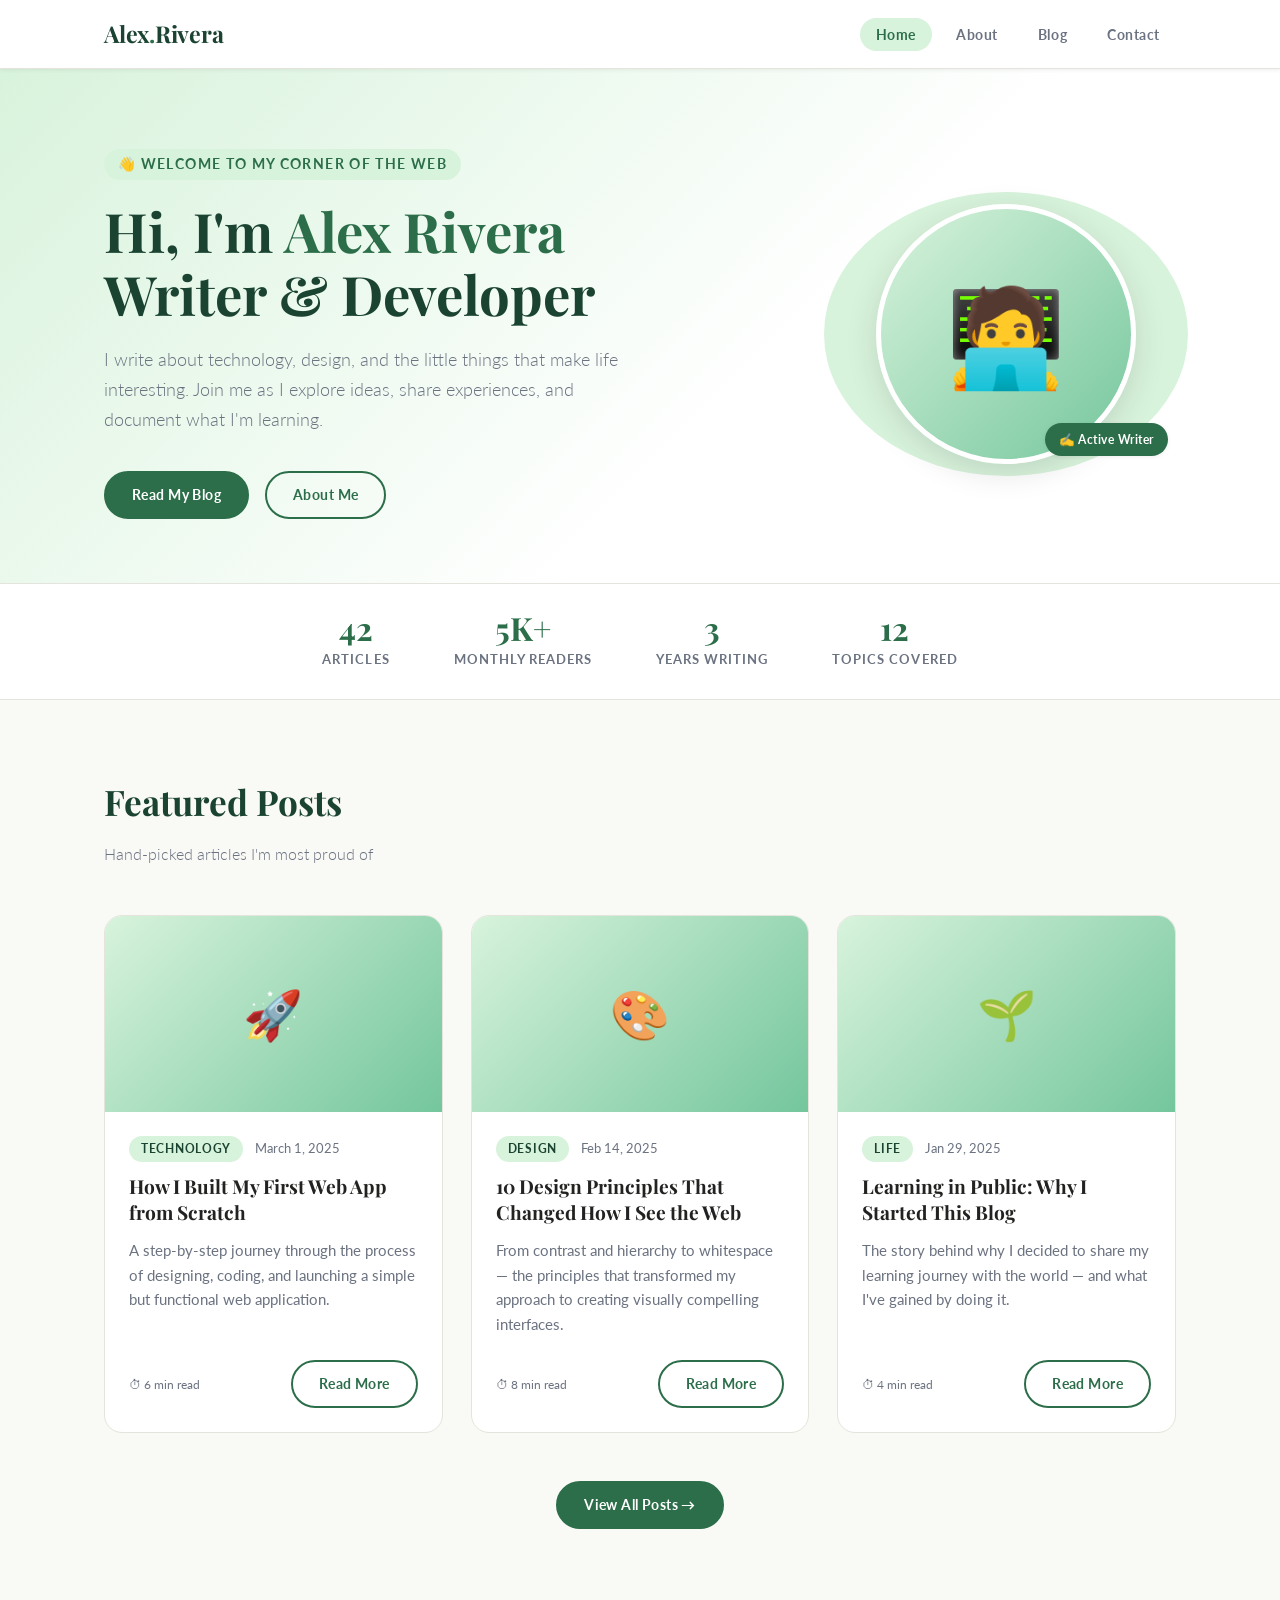
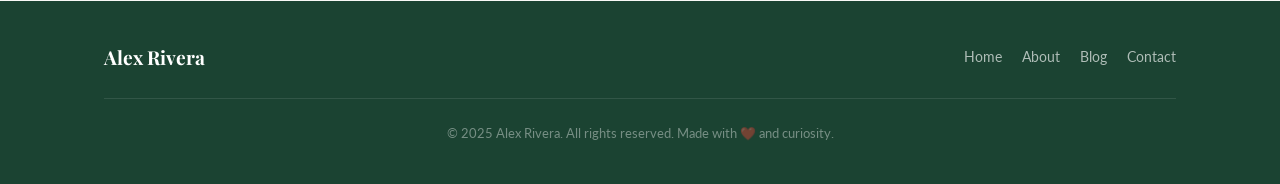
<file: index.html>
<!DOCTYPE html>
<html lang="en">
<head>
  <meta charset="UTF-8" />
  <meta name="viewport" content="width=device-width, initial-scale=1.0" />
  <title>Alex Rivera — Personal Blog</title>
  <link rel="stylesheet" href="css/style.css" />
</head>
<body>

  <!-- ===== HEADER / NAV ===== -->
  <header>
    <div class="container nav-inner">
      <a href="index.html" class="nav-logo">Alex<span>.</span>Rivera</a>
      <nav>
        <ul>
          <li><a href="index.html" class="active">Home</a></li>
          <li><a href="about.html">About</a></li>
          <li><a href="blog.html">Blog</a></li>
          <li><a href="contact.html">Contact</a></li>
        </ul>
      </nav>
    </div>
  </header>

  <!-- ===== HERO ===== -->
  <section class="hero">
    <div class="container hero-inner">
      <div class="hero-text">
        <span class="hero-greeting">👋 Welcome to my corner of the web</span>
        <h1 class="hero-title">
          Hi, I'm <span>Alex Rivera</span><br/>
          Writer & Developer
        </h1>
        <p class="hero-desc">
          I write about technology, design, and the little things that make life interesting.
          Join me as I explore ideas, share experiences, and document what I'm learning.
        </p>
        <div class="hero-cta">
          <a href="blog.html" class="btn btn-primary">Read My Blog</a>
          <a href="about.html" class="btn btn-outline">About Me</a>
        </div>
      </div>
      <div class="hero-image-wrap">
        <div class="hero-img" style="display:flex;align-items:center;justify-content:center;font-size:6rem;background:linear-gradient(135deg,#d8f3dc,#74c69d);">🧑‍💻</div>
        <span class="hero-badge">✍️ Active Writer</span>
      </div>
    </div>
  </section>

  <!-- ===== STATS BAR ===== -->
  <div class="stats-bar">
    <div class="container stats-inner">
      <div class="stat">
        <span class="stat-number">42</span>
        <span class="stat-label">Articles</span>
      </div>
      <div class="stat">
        <span class="stat-number">5K+</span>
        <span class="stat-label">Monthly Readers</span>
      </div>
      <div class="stat">
        <span class="stat-number">3</span>
        <span class="stat-label">Years Writing</span>
      </div>
      <div class="stat">
        <span class="stat-number">12</span>
        <span class="stat-label">Topics Covered</span>
      </div>
    </div>
  </div>

  <!-- ===== FEATURED POSTS ===== -->
  <section class="section">
    <div class="container">
      <h2 class="section-title">Featured Posts</h2>
      <p class="section-subtitle">Hand-picked articles I'm most proud of</p>

      <div class="posts-grid">

        <!-- Card 1 -->
        <article class="card">
          <div class="card-img">🚀</div>
          <div class="card-body">
            <div class="card-meta">
              <span class="tag">Technology</span>
              <time>March 1, 2025</time>
            </div>
            <a href="blog.html" class="card-title">How I Built My First Web App from Scratch</a>
            <p class="card-desc">A step-by-step journey through the process of designing, coding, and launching a simple but functional web application.</p>
          </div>
          <div class="card-footer">
            <span class="read-time">⏱ 6 min read</span>
            <a href="blog.html" class="btn btn-outline">Read More</a>
          </div>
        </article>

        <!-- Card 2 -->
        <article class="card">
          <div class="card-img">🎨</div>
          <div class="card-body">
            <div class="card-meta">
              <span class="tag">Design</span>
              <time>Feb 14, 2025</time>
            </div>
            <a href="blog.html" class="card-title">10 Design Principles That Changed How I See the Web</a>
            <p class="card-desc">From contrast and hierarchy to whitespace — the principles that transformed my approach to creating visually compelling interfaces.</p>
          </div>
          <div class="card-footer">
            <span class="read-time">⏱ 8 min read</span>
            <a href="blog.html" class="btn btn-outline">Read More</a>
          </div>
        </article>

        <!-- Card 3 -->
        <article class="card">
          <div class="card-img">🌱</div>
          <div class="card-body">
            <div class="card-meta">
              <span class="tag">Life</span>
              <time>Jan 29, 2025</time>
            </div>
            <a href="blog.html" class="card-title">Learning in Public: Why I Started This Blog</a>
            <p class="card-desc">The story behind why I decided to share my learning journey with the world — and what I've gained by doing it.</p>
          </div>
          <div class="card-footer">
            <span class="read-time">⏱ 4 min read</span>
            <a href="blog.html" class="btn btn-outline">Read More</a>
          </div>
        </article>

      </div>

      <div style="text-align:center; margin-top:48px;">
        <a href="blog.html" class="btn btn-primary">View All Posts →</a>
      </div>
    </div>
  </section>

  <!-- ===== FOOTER ===== -->
  <footer>
    <div class="container footer-inner">
      <span class="footer-logo">Alex Rivera</span>
      <div class="footer-links">
        <a href="index.html">Home</a>
        <a href="about.html">About</a>
        <a href="blog.html">Blog</a>
        <a href="contact.html">Contact</a>
      </div>
    </div>
    <div class="container">
      <p class="footer-copy">© 2025 Alex Rivera. All rights reserved. Made with ❤️ and curiosity.</p>
    </div>
  </footer>

</body>
</html>
</file>
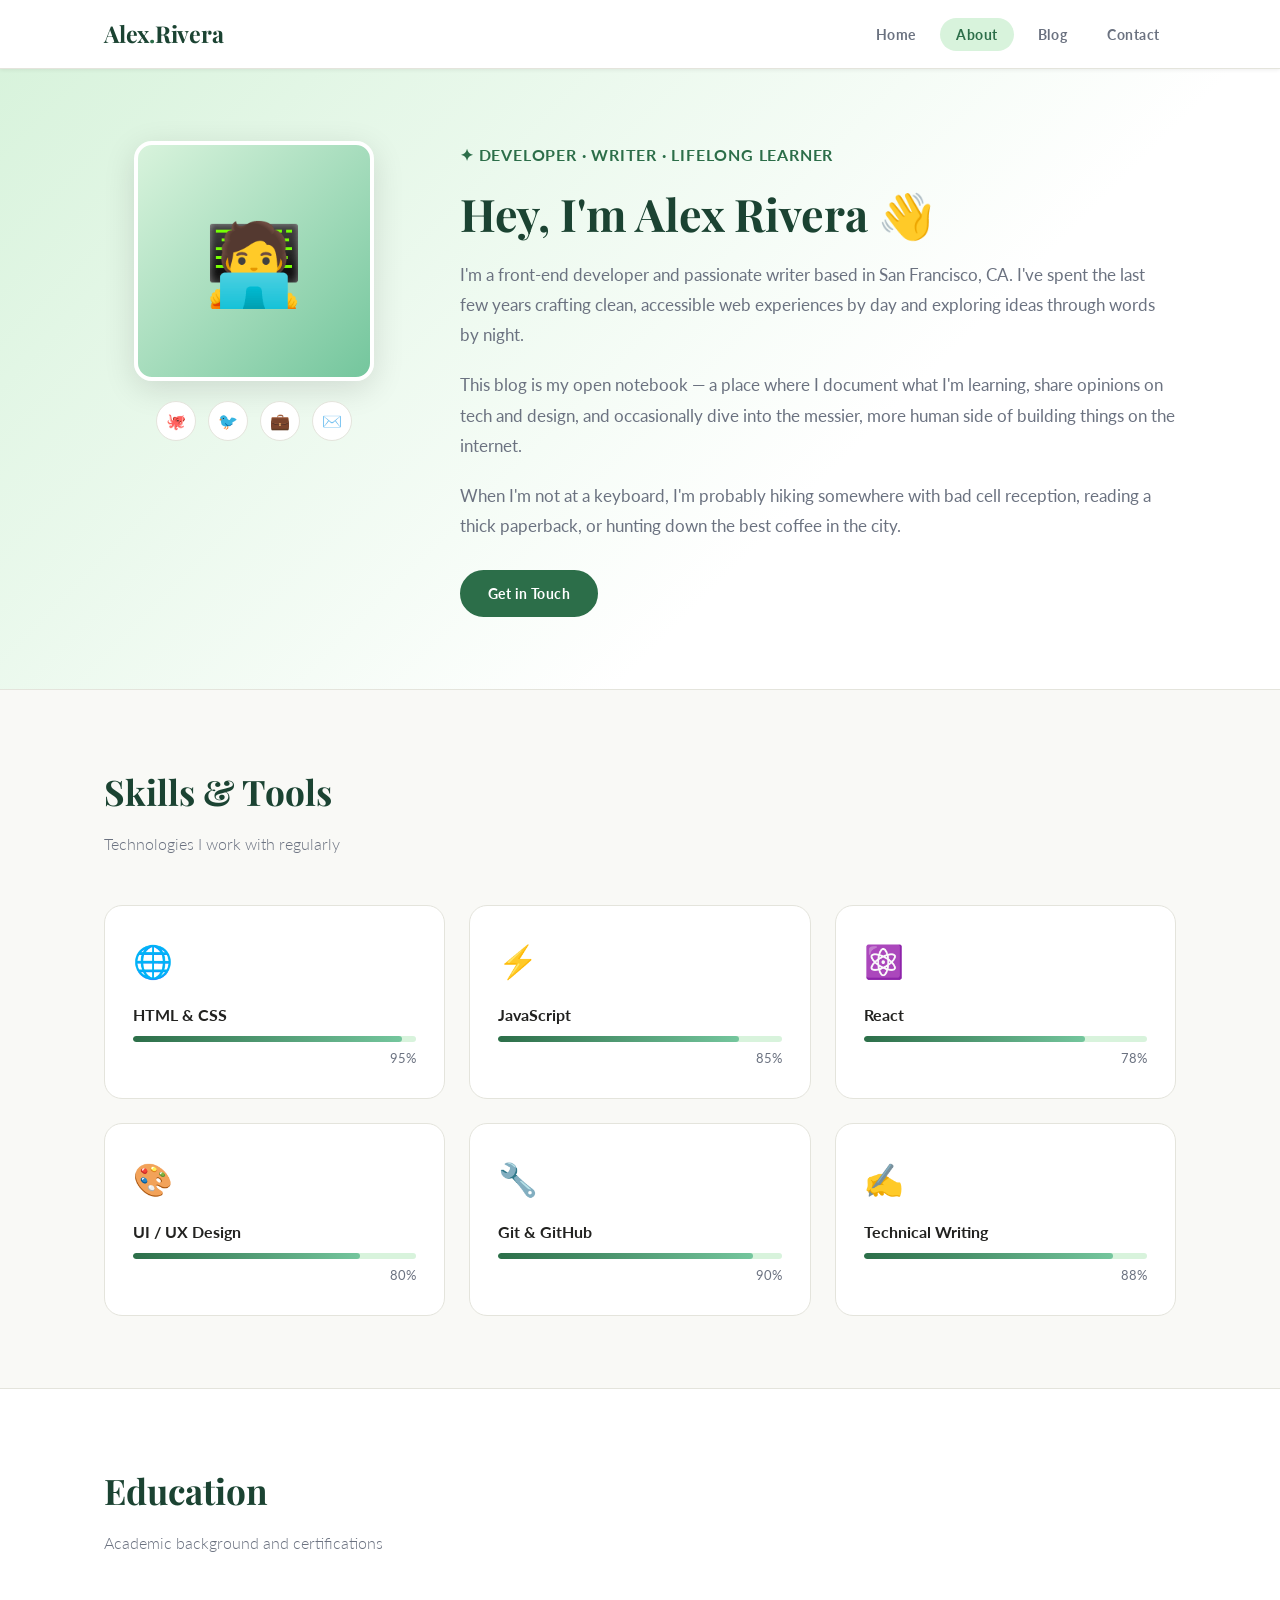
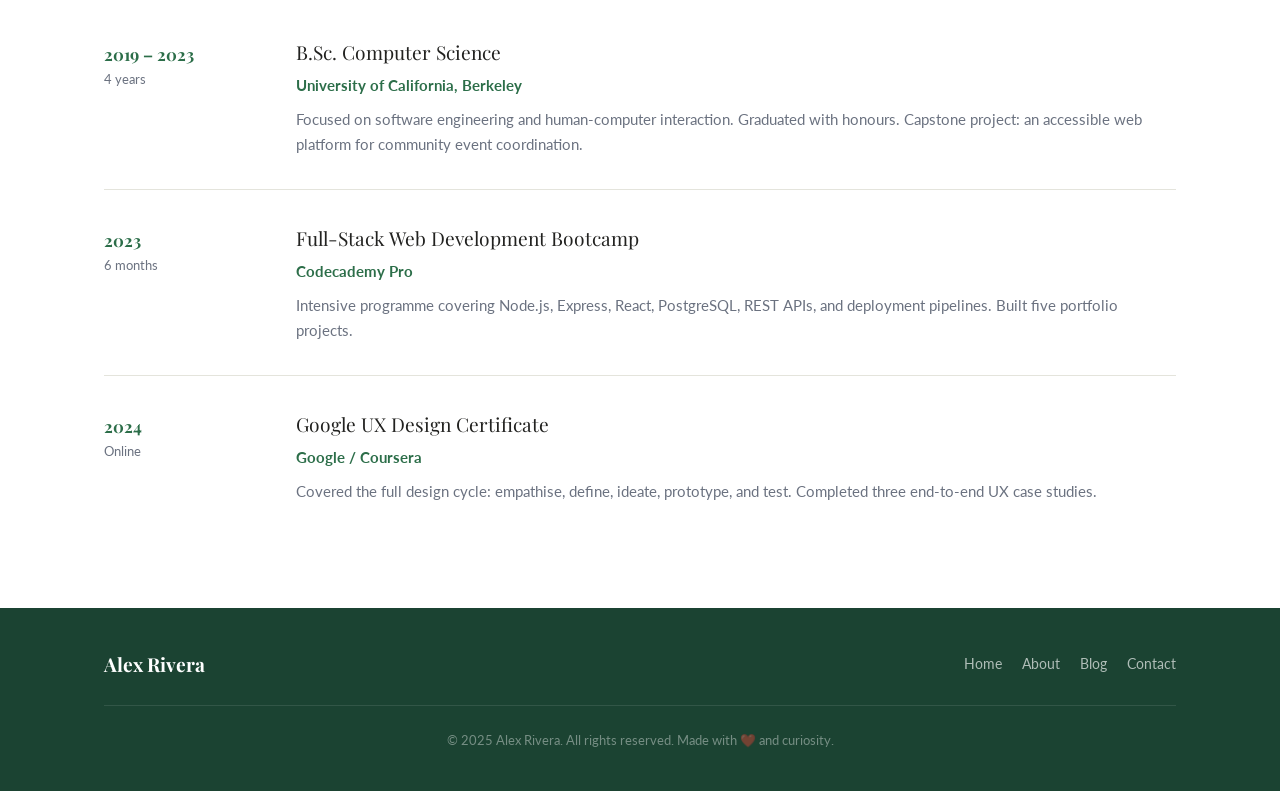
<file: about.html>
<!DOCTYPE html>
<html lang="en">
<head>
  <meta charset="UTF-8" />
  <meta name="viewport" content="width=device-width, initial-scale=1.0" />
  <title>About — Alex Rivera</title>
  <link rel="stylesheet" href="css/style.css" />
</head>
<body>

  <!-- ===== HEADER / NAV ===== -->
  <header>
    <div class="container nav-inner">
      <a href="index.html" class="nav-logo">Alex<span>.</span>Rivera</a>
      <nav>
        <ul>
          <li><a href="index.html">Home</a></li>
          <li><a href="about.html" class="active">About</a></li>
          <li><a href="blog.html">Blog</a></li>
          <li><a href="contact.html">Contact</a></li>
        </ul>
      </nav>
    </div>
  </header>

  <!-- ===== ABOUT HERO ===== -->
  <section class="about-hero">
    <div class="container about-hero-inner">

      <div class="about-photo-wrap">
        <div class="about-img">🧑‍💻</div>
        <div class="about-social">
          <a href="#" class="social-btn" title="GitHub">🐙</a>
          <a href="#" class="social-btn" title="Twitter">🐦</a>
          <a href="#" class="social-btn" title="LinkedIn">💼</a>
          <a href="#" class="social-btn" title="Email">✉️</a>
        </div>
      </div>

      <div class="about-content">
        <p class="about-tagline">✦ DEVELOPER · WRITER · LIFELONG LEARNER</p>
        <h1 class="about-name">Hey, I'm Alex Rivera 👋</h1>
        <p class="about-bio">
          I'm a front-end developer and passionate writer based in San Francisco, CA.
          I've spent the last few years crafting clean, accessible web experiences by day
          and exploring ideas through words by night.
        </p>
        <p class="about-bio">
          This blog is my open notebook — a place where I document what I'm learning,
          share opinions on tech and design, and occasionally dive into the
          messier, more human side of building things on the internet.
        </p>
        <p class="about-bio">
          When I'm not at a keyboard, I'm probably hiking somewhere with bad cell reception,
          reading a thick paperback, or hunting down the best coffee in the city.
        </p>
        <div style="margin-top:8px;">
          <a href="contact.html" class="btn btn-primary">Get in Touch</a>
        </div>
      </div>

    </div>
  </section>

  <!-- ===== SKILLS ===== -->
  <section class="section" style="background:var(--bg);">
    <div class="container">
      <h2 class="section-title">Skills & Tools</h2>
      <p class="section-subtitle">Technologies I work with regularly</p>

      <div class="skills-grid">

        <div class="skill-card">
          <div class="skill-icon">🌐</div>
          <div class="skill-name">HTML &amp; CSS</div>
          <div class="skill-bar-wrap"><div class="skill-bar" style="width:95%"></div></div>
          <div class="skill-pct">95%</div>
        </div>

        <div class="skill-card">
          <div class="skill-icon">⚡</div>
          <div class="skill-name">JavaScript</div>
          <div class="skill-bar-wrap"><div class="skill-bar" style="width:85%"></div></div>
          <div class="skill-pct">85%</div>
        </div>

        <div class="skill-card">
          <div class="skill-icon">⚛️</div>
          <div class="skill-name">React</div>
          <div class="skill-bar-wrap"><div class="skill-bar" style="width:78%"></div></div>
          <div class="skill-pct">78%</div>
        </div>

        <div class="skill-card">
          <div class="skill-icon">🎨</div>
          <div class="skill-name">UI / UX Design</div>
          <div class="skill-bar-wrap"><div class="skill-bar" style="width:80%"></div></div>
          <div class="skill-pct">80%</div>
        </div>

        <div class="skill-card">
          <div class="skill-icon">🔧</div>
          <div class="skill-name">Git &amp; GitHub</div>
          <div class="skill-bar-wrap"><div class="skill-bar" style="width:90%"></div></div>
          <div class="skill-pct">90%</div>
        </div>

        <div class="skill-card">
          <div class="skill-icon">✍️</div>
          <div class="skill-name">Technical Writing</div>
          <div class="skill-bar-wrap"><div class="skill-bar" style="width:88%"></div></div>
          <div class="skill-pct">88%</div>
        </div>

      </div>
    </div>
  </section>

  <!-- ===== EDUCATION ===== -->
  <section class="section" style="background:var(--surface); border-top:1px solid var(--border);">
    <div class="container">
      <h2 class="section-title">Education</h2>
      <p class="section-subtitle">Academic background and certifications</p>

      <div class="timeline">

        <div class="timeline-item">
          <div>
            <div class="timeline-year">2019 – 2023</div>
            <div class="timeline-period">4 years</div>
          </div>
          <div>
            <div class="timeline-degree">B.Sc. Computer Science</div>
            <div class="timeline-school">University of California, Berkeley</div>
            <p class="timeline-desc">
              Focused on software engineering and human-computer interaction. 
              Graduated with honours. Capstone project: an accessible web platform
              for community event coordination.
            </p>
          </div>
        </div>

        <div class="timeline-item">
          <div>
            <div class="timeline-year">2023</div>
            <div class="timeline-period">6 months</div>
          </div>
          <div>
            <div class="timeline-degree">Full-Stack Web Development Bootcamp</div>
            <div class="timeline-school">Codecademy Pro</div>
            <p class="timeline-desc">
              Intensive programme covering Node.js, Express, React, PostgreSQL,
              REST APIs, and deployment pipelines. Built five portfolio projects.
            </p>
          </div>
        </div>

        <div class="timeline-item">
          <div>
            <div class="timeline-year">2024</div>
            <div class="timeline-period">Online</div>
          </div>
          <div>
            <div class="timeline-degree">Google UX Design Certificate</div>
            <div class="timeline-school">Google / Coursera</div>
            <p class="timeline-desc">
              Covered the full design cycle: empathise, define, ideate, prototype,
              and test. Completed three end-to-end UX case studies.
            </p>
          </div>
        </div>

      </div>
    </div>
  </section>

  <!-- ===== FOOTER ===== -->
  <footer>
    <div class="container footer-inner">
      <span class="footer-logo">Alex Rivera</span>
      <div class="footer-links">
        <a href="index.html">Home</a>
        <a href="about.html">About</a>
        <a href="blog.html">Blog</a>
        <a href="contact.html">Contact</a>
      </div>
    </div>
    <div class="container">
      <p class="footer-copy">© 2025 Alex Rivera. All rights reserved. Made with ❤️ and curiosity.</p>
    </div>
  </footer>

</body>
</html>
</file>
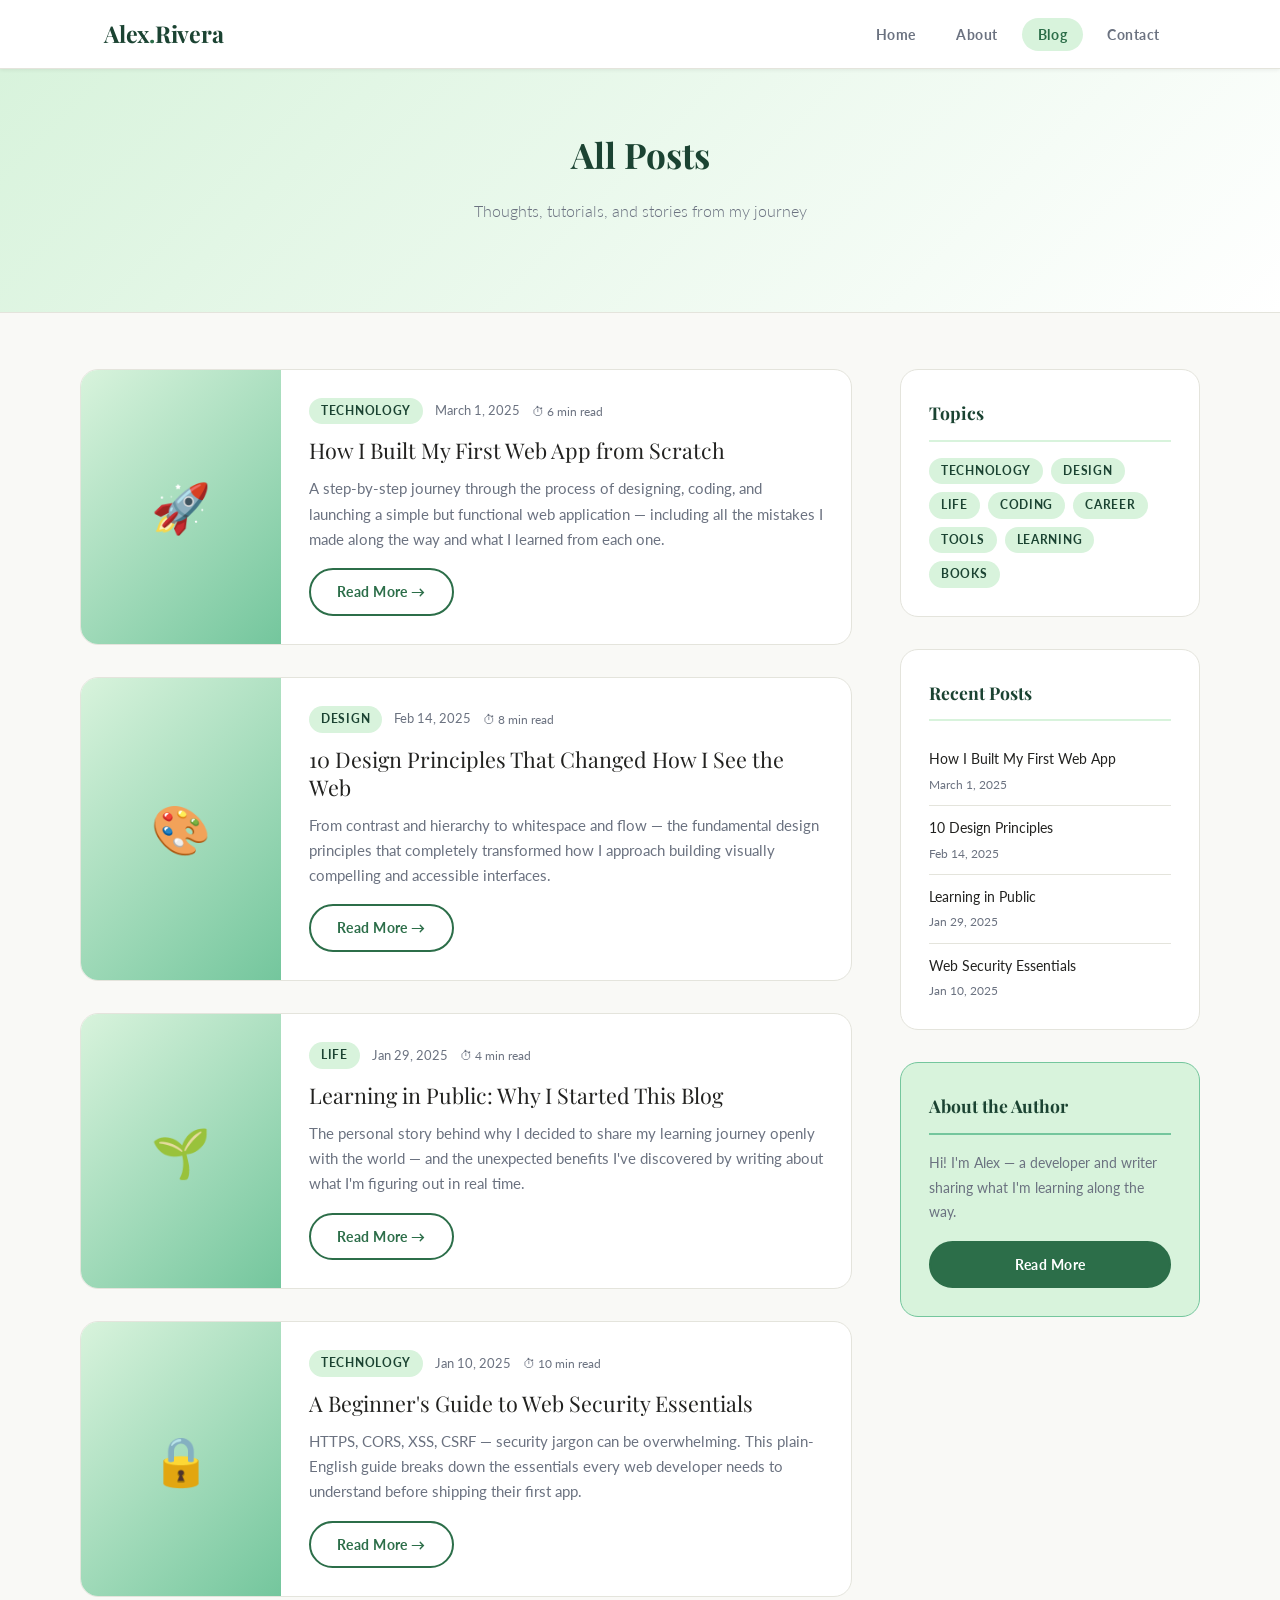
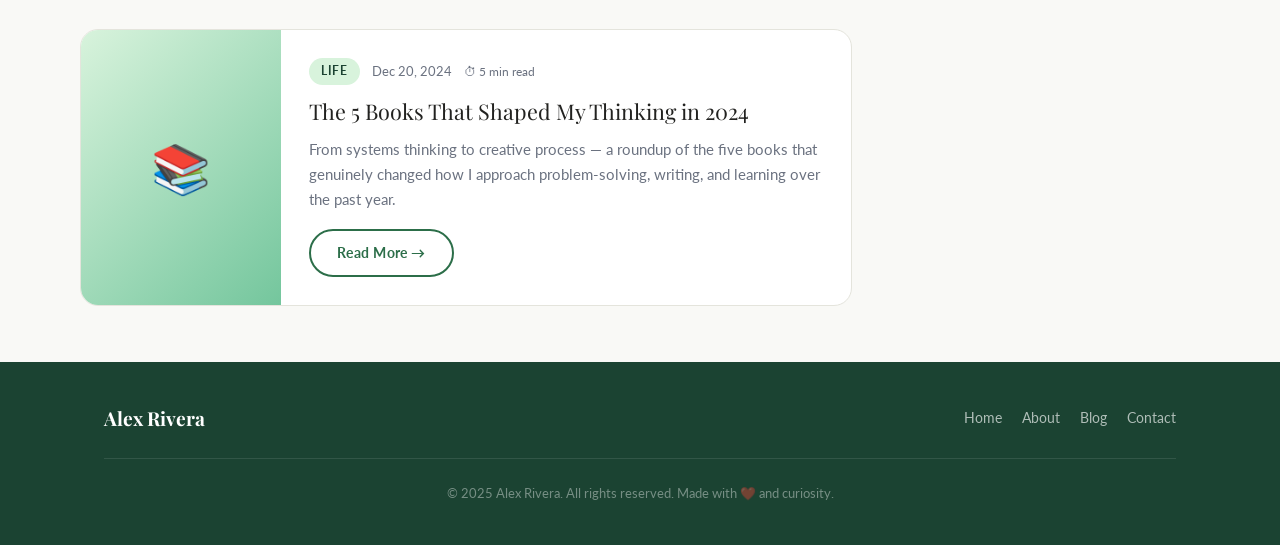
<file: blog.html>
<!DOCTYPE html>
<html lang="en">
<head>
  <meta charset="UTF-8" />
  <meta name="viewport" content="width=device-width, initial-scale=1.0" />
  <title>Blog — Alex Rivera</title>
  <link rel="stylesheet" href="css/style.css" />
</head>
<body>

  <!-- ===== HEADER / NAV ===== -->
  <header>
    <div class="container nav-inner">
      <a href="index.html" class="nav-logo">Alex<span>.</span>Rivera</a>
      <nav>
        <ul>
          <li><a href="index.html">Home</a></li>
          <li><a href="about.html">About</a></li>
          <li><a href="blog.html" class="active">Blog</a></li>
          <li><a href="contact.html">Contact</a></li>
        </ul>
      </nav>
    </div>
  </header>

  <!-- ===== BLOG HERO ===== -->
  <section class="blog-hero">
    <div class="container">
      <h1 class="section-title">All Posts</h1>
      <p class="section-subtitle">Thoughts, tutorials, and stories from my journey</p>
    </div>
  </section>

  <!-- ===== BLOG LAYOUT ===== -->
  <div class="container blog-layout">

    <!-- Posts -->
    <main class="blog-posts">

      <!-- Post 1 -->
      <article class="post-card">
        <div class="post-card-img">🚀</div>
        <div class="post-card-body">
          <div class="post-card-meta">
            <span class="tag">Technology</span>
            <time style="font-size:.8rem;color:var(--text-muted);">March 1, 2025</time>
            <span style="font-size:.78rem;color:var(--text-muted);">⏱ 6 min read</span>
          </div>
          <a href="#" class="post-card-title">How I Built My First Web App from Scratch</a>
          <p class="post-card-desc">
            A step-by-step journey through the process of designing, coding, and
            launching a simple but functional web application — including all the
            mistakes I made along the way and what I learned from each one.
          </p>
          <div class="post-card-footer">
            <a href="#" class="btn btn-outline">Read More →</a>
          </div>
        </div>
      </article>

      <!-- Post 2 -->
      <article class="post-card">
        <div class="post-card-img">🎨</div>
        <div class="post-card-body">
          <div class="post-card-meta">
            <span class="tag">Design</span>
            <time style="font-size:.8rem;color:var(--text-muted);">Feb 14, 2025</time>
            <span style="font-size:.78rem;color:var(--text-muted);">⏱ 8 min read</span>
          </div>
          <a href="#" class="post-card-title">10 Design Principles That Changed How I See the Web</a>
          <p class="post-card-desc">
            From contrast and hierarchy to whitespace and flow — the fundamental
            design principles that completely transformed how I approach building
            visually compelling and accessible interfaces.
          </p>
          <div class="post-card-footer">
            <a href="#" class="btn btn-outline">Read More →</a>
          </div>
        </div>
      </article>

      <!-- Post 3 -->
      <article class="post-card">
        <div class="post-card-img">🌱</div>
        <div class="post-card-body">
          <div class="post-card-meta">
            <span class="tag">Life</span>
            <time style="font-size:.8rem;color:var(--text-muted);">Jan 29, 2025</time>
            <span style="font-size:.78rem;color:var(--text-muted);">⏱ 4 min read</span>
          </div>
          <a href="#" class="post-card-title">Learning in Public: Why I Started This Blog</a>
          <p class="post-card-desc">
            The personal story behind why I decided to share my learning journey
            openly with the world — and the unexpected benefits I've discovered
            by writing about what I'm figuring out in real time.
          </p>
          <div class="post-card-footer">
            <a href="#" class="btn btn-outline">Read More →</a>
          </div>
        </div>
      </article>

      <!-- Post 4 -->
      <article class="post-card">
        <div class="post-card-img">🔒</div>
        <div class="post-card-body">
          <div class="post-card-meta">
            <span class="tag">Technology</span>
            <time style="font-size:.8rem;color:var(--text-muted);">Jan 10, 2025</time>
            <span style="font-size:.78rem;color:var(--text-muted);">⏱ 10 min read</span>
          </div>
          <a href="#" class="post-card-title">A Beginner's Guide to Web Security Essentials</a>
          <p class="post-card-desc">
            HTTPS, CORS, XSS, CSRF — security jargon can be overwhelming. This
            plain-English guide breaks down the essentials every web developer
            needs to understand before shipping their first app.
          </p>
          <div class="post-card-footer">
            <a href="#" class="btn btn-outline">Read More →</a>
          </div>
        </div>
      </article>

      <!-- Post 5 -->
      <article class="post-card">
        <div class="post-card-img">📚</div>
        <div class="post-card-body">
          <div class="post-card-meta">
            <span class="tag">Life</span>
            <time style="font-size:.8rem;color:var(--text-muted);">Dec 20, 2024</time>
            <span style="font-size:.78rem;color:var(--text-muted);">⏱ 5 min read</span>
          </div>
          <a href="#" class="post-card-title">The 5 Books That Shaped My Thinking in 2024</a>
          <p class="post-card-desc">
            From systems thinking to creative process — a roundup of the five
            books that genuinely changed how I approach problem-solving, writing,
            and learning over the past year.
          </p>
          <div class="post-card-footer">
            <a href="#" class="btn btn-outline">Read More →</a>
          </div>
        </div>
      </article>

    </main>

    <!-- Sidebar -->
    <aside class="sidebar">

      <div class="sidebar-widget">
        <h3 class="widget-title">Topics</h3>
        <div class="widget-tags">
          <span class="tag">Technology</span>
          <span class="tag">Design</span>
          <span class="tag">Life</span>
          <span class="tag">Coding</span>
          <span class="tag">Career</span>
          <span class="tag">Tools</span>
          <span class="tag">Learning</span>
          <span class="tag">Books</span>
        </div>
      </div>

      <div class="sidebar-widget">
        <h3 class="widget-title">Recent Posts</h3>
        <ul class="widget-recent">
          <li>
            <a href="#">How I Built My First Web App</a>
            <div class="meta">March 1, 2025</div>
          </li>
          <li>
            <a href="#">10 Design Principles</a>
            <div class="meta">Feb 14, 2025</div>
          </li>
          <li>
            <a href="#">Learning in Public</a>
            <div class="meta">Jan 29, 2025</div>
          </li>
          <li>
            <a href="#">Web Security Essentials</a>
            <div class="meta">Jan 10, 2025</div>
          </li>
        </ul>
      </div>

      <div class="sidebar-widget" style="background:var(--accent-light); border-color:var(--accent);">
        <h3 class="widget-title" style="border-color:var(--accent);">About the Author</h3>
        <p style="font-size:.9rem; color:var(--text-muted); margin-bottom:16px;">
          Hi! I'm Alex — a developer and writer sharing what I'm learning along the way.
        </p>
        <a href="about.html" class="btn btn-primary" style="width:100%; text-align:center;">Read More</a>
      </div>

    </aside>
  </div>

  <!-- ===== FOOTER ===== -->
  <footer>
    <div class="container footer-inner">
      <span class="footer-logo">Alex Rivera</span>
      <div class="footer-links">
        <a href="index.html">Home</a>
        <a href="about.html">About</a>
        <a href="blog.html">Blog</a>
        <a href="contact.html">Contact</a>
      </div>
    </div>
    <div class="container">
      <p class="footer-copy">© 2025 Alex Rivera. All rights reserved. Made with ❤️ and curiosity.</p>
    </div>
  </footer>

</body>
</html>
</file>
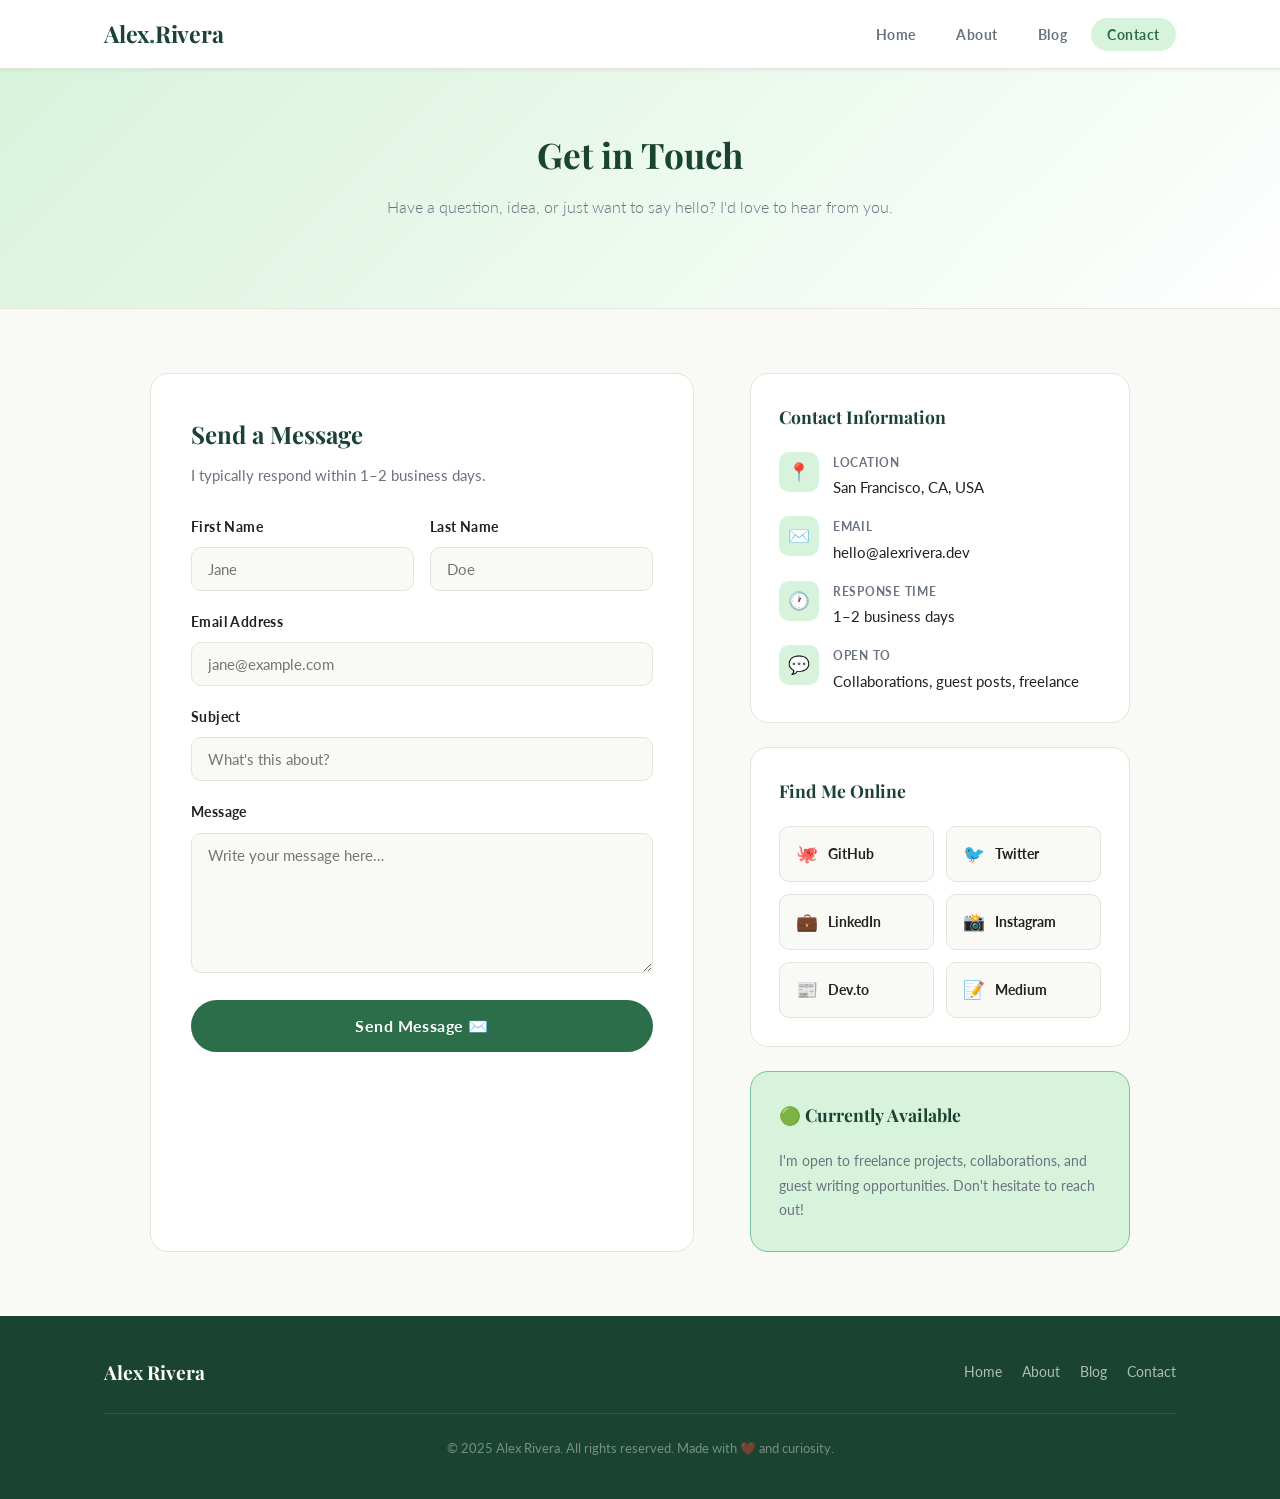
<file: contact.html>
<!DOCTYPE html>
<html lang="en">
<head>
  <meta charset="UTF-8" />
  <meta name="viewport" content="width=device-width, initial-scale=1.0" />
  <title>Contact — Alex Rivera</title>
  <link rel="stylesheet" href="css/style.css" />
</head>
<body>

  <!-- ===== HEADER / NAV ===== -->
  <header>
    <div class="container nav-inner">
      <a href="index.html" class="nav-logo">Alex<span>.</span>Rivera</a>
      <nav>
        <ul>
          <li><a href="index.html">Home</a></li>
          <li><a href="about.html">About</a></li>
          <li><a href="blog.html">Blog</a></li>
          <li><a href="contact.html" class="active">Contact</a></li>
        </ul>
      </nav>
    </div>
  </header>

  <!-- ===== CONTACT HERO ===== -->
  <section class="contact-hero">
    <div class="container">
      <h1 class="section-title">Get in Touch</h1>
      <p class="section-subtitle">Have a question, idea, or just want to say hello? I'd love to hear from you.</p>
    </div>
  </section>

  <!-- ===== CONTACT LAYOUT ===== -->
  <div class="container contact-layout">

    <!-- Contact Form -->
    <div class="form-card">
      <h2 class="form-title">Send a Message</h2>
      <p class="form-subtitle">I typically respond within 1–2 business days.</p>

      <div class="form-row">
        <div class="form-group">
          <label class="form-label" for="first-name">First Name</label>
          <input class="form-input" type="text" id="first-name" placeholder="Jane" />
        </div>
        <div class="form-group">
          <label class="form-label" for="last-name">Last Name</label>
          <input class="form-input" type="text" id="last-name" placeholder="Doe" />
        </div>
      </div>

      <div class="form-group">
        <label class="form-label" for="email">Email Address</label>
        <input class="form-input" type="email" id="email" placeholder="jane@example.com" />
      </div>

      <div class="form-group">
        <label class="form-label" for="subject">Subject</label>
        <input class="form-input" type="text" id="subject" placeholder="What's this about?" />
      </div>

      <div class="form-group">
        <label class="form-label" for="message">Message</label>
        <textarea class="form-textarea" id="message" placeholder="Write your message here…"></textarea>
      </div>

      <button class="btn btn-primary" style="width:100%; font-size:1rem; padding:14px;">
        Send Message ✉️
      </button>
    </div>

    <!-- Contact Sidebar -->
    <aside class="contact-sidebar">

      <!-- Info card -->
      <div class="info-card">
        <h3 class="info-card-title">Contact Information</h3>

        <div class="info-item">
          <div class="info-icon">📍</div>
          <div>
            <div class="info-label">Location</div>
            <div class="info-value">San Francisco, CA, USA</div>
          </div>
        </div>

        <div class="info-item">
          <div class="info-icon">✉️</div>
          <div>
            <div class="info-label">Email</div>
            <div class="info-value">hello@alexrivera.dev</div>
          </div>
        </div>

        <div class="info-item">
          <div class="info-icon">🕐</div>
          <div>
            <div class="info-label">Response Time</div>
            <div class="info-value">1–2 business days</div>
          </div>
        </div>

        <div class="info-item">
          <div class="info-icon">💬</div>
          <div>
            <div class="info-label">Open To</div>
            <div class="info-value">Collaborations, guest posts, freelance</div>
          </div>
        </div>
      </div>

      <!-- Social links card -->
      <div class="info-card">
        <h3 class="info-card-title">Find Me Online</h3>
        <div class="social-grid">
          <a href="#" class="social-link">
            <span class="icon">🐙</span> GitHub
          </a>
          <a href="#" class="social-link">
            <span class="icon">🐦</span> Twitter
          </a>
          <a href="#" class="social-link">
            <span class="icon">💼</span> LinkedIn
          </a>
          <a href="#" class="social-link">
            <span class="icon">📸</span> Instagram
          </a>
          <a href="#" class="social-link">
            <span class="icon">📰</span> Dev.to
          </a>
          <a href="#" class="social-link">
            <span class="icon">📝</span> Medium
          </a>
        </div>
      </div>

      <!-- Availability card -->
      <div class="info-card" style="background:var(--accent-light); border-color:var(--accent);">
        <h3 class="info-card-title">🟢 Currently Available</h3>
        <p style="font-size:.9rem; color:var(--text-muted); line-height:1.7;">
          I'm open to freelance projects, collaborations,
          and guest writing opportunities. Don't hesitate to reach out!
        </p>
      </div>

    </aside>
  </div>

  <!-- ===== FOOTER ===== -->
  <footer>
    <div class="container footer-inner">
      <span class="footer-logo">Alex Rivera</span>
      <div class="footer-links">
        <a href="index.html">Home</a>
        <a href="about.html">About</a>
        <a href="blog.html">Blog</a>
        <a href="contact.html">Contact</a>
      </div>
    </div>
    <div class="container">
      <p class="footer-copy">© 2025 Alex Rivera. All rights reserved. Made with ❤️ and curiosity.</p>
    </div>
  </footer>

</body>
</html>
</file>
<file: css/style.css>
/* ============================================
   PERSONAL BLOG - STYLE.CSS
   ============================================ */

/* --- Google Fonts Import --- */
@import url('https://fonts.googleapis.com/css2?family=Playfair+Display:wght@400;600;700&family=Lato:wght@300;400;700&display=swap');

/* --- CSS Variables --- */
:root {
  --primary:       #2c6e49;
  --primary-dark:  #1b4332;
  --accent:        #74c69d;
  --accent-light:  #d8f3dc;
  --bg:            #f9f9f6;
  --surface:       #ffffff;
  --border:        #e4e4dc;
  --text:          #222220;
  --text-muted:    #6b7280;
  --shadow-sm:     0 1px 4px rgba(0,0,0,0.07);
  --shadow-md:     0 4px 16px rgba(0,0,0,0.10);
  --shadow-lg:     0 8px 32px rgba(0,0,0,0.12);
  --radius:        10px;
  --radius-lg:     18px;
  --transition:    0.25s ease;
  --max-width:     1120px;
  --font-serif:    'Playfair Display', Georgia, serif;
  --font-sans:     'Lato', sans-serif;
}

/* --- Reset & Base --- */
*, *::before, *::after { box-sizing: border-box; margin: 0; padding: 0; }

html { scroll-behavior: smooth; }

body {
  font-family: var(--font-sans);
  background: var(--bg);
  color: var(--text);
  line-height: 1.7;
  font-size: 16px;
  min-height: 100vh;
  display: flex;
  flex-direction: column;
}

img { max-width: 100%; display: block; }
a  { color: var(--primary); text-decoration: none; transition: color var(--transition); }
a:hover { color: var(--primary-dark); }
ul { list-style: none; }

/* --- Utility --- */
.container {
  max-width: var(--max-width);
  margin: 0 auto;
  padding: 0 24px;
}
.section { padding: 72px 0; }
.section-title {
  font-family: var(--font-serif);
  font-size: clamp(1.6rem, 3vw, 2.2rem);
  color: var(--primary-dark);
  margin-bottom: 8px;
}
.section-subtitle {
  color: var(--text-muted);
  font-size: 1rem;
  margin-bottom: 48px;
  font-weight: 300;
}
.btn {
  display: inline-block;
  padding: 10px 26px;
  border-radius: 50px;
  font-family: var(--font-sans);
  font-weight: 700;
  font-size: 0.875rem;
  letter-spacing: 0.03em;
  cursor: pointer;
  transition: all var(--transition);
}
.btn-primary {
  background: var(--primary);
  color: #fff;
  border: 2px solid var(--primary);
}
.btn-primary:hover {
  background: var(--primary-dark);
  border-color: var(--primary-dark);
  color: #fff;
  transform: translateY(-2px);
  box-shadow: var(--shadow-md);
}
.btn-outline {
  background: transparent;
  color: var(--primary);
  border: 2px solid var(--primary);
}
.btn-outline:hover {
  background: var(--primary);
  color: #fff;
  transform: translateY(-2px);
  box-shadow: var(--shadow-md);
}
.tag {
  display: inline-block;
  background: var(--accent-light);
  color: var(--primary-dark);
  font-size: 0.75rem;
  font-weight: 700;
  letter-spacing: 0.06em;
  text-transform: uppercase;
  padding: 3px 12px;
  border-radius: 50px;
}

/* ============================================
   HEADER & NAVIGATION
   ============================================ */
header {
  background: var(--surface);
  border-bottom: 1px solid var(--border);
  position: sticky;
  top: 0;
  z-index: 100;
  box-shadow: var(--shadow-sm);
}
.nav-inner {
  display: flex;
  align-items: center;
  justify-content: space-between;
  height: 68px;
}
.nav-logo {
  font-family: var(--font-serif);
  font-size: 1.45rem;
  font-weight: 700;
  color: var(--primary-dark);
  letter-spacing: -0.01em;
}
.nav-logo span { color: var(--primary); }
.nav-logo:hover { color: var(--primary-dark); }

nav ul {
  display: flex;
  gap: 8px;
}
nav ul li a {
  font-weight: 700;
  font-size: 0.875rem;
  letter-spacing: 0.04em;
  color: var(--text-muted);
  padding: 8px 16px;
  border-radius: 50px;
  transition: all var(--transition);
}
nav ul li a:hover,
nav ul li a.active {
  color: var(--primary);
  background: var(--accent-light);
}

/* ============================================
   FOOTER
   ============================================ */
footer {
  background: var(--primary-dark);
  color: rgba(255,255,255,0.75);
  padding: 40px 0;
  margin-top: auto;
}
.footer-inner {
  display: flex;
  justify-content: space-between;
  align-items: center;
  flex-wrap: wrap;
  gap: 16px;
}
.footer-logo {
  font-family: var(--font-serif);
  font-size: 1.2rem;
  font-weight: 700;
  color: #fff;
}
.footer-links {
  display: flex;
  gap: 20px;
}
.footer-links a {
  color: rgba(255,255,255,0.65);
  font-size: 0.875rem;
  transition: color var(--transition);
}
.footer-links a:hover { color: var(--accent); }
.footer-copy {
  width: 100%;
  text-align: center;
  margin-top: 24px;
  font-size: 0.8rem;
  color: rgba(255,255,255,0.4);
  border-top: 1px solid rgba(255,255,255,0.1);
  padding-top: 24px;
}

/* ============================================
   HOME PAGE
   ============================================ */

/* Hero */
.hero {
  background: linear-gradient(135deg, var(--accent-light) 0%, #fff 60%);
  padding: 80px 0 64px;
  border-bottom: 1px solid var(--border);
}
.hero-inner {
  display: grid;
  grid-template-columns: 1fr 340px;
  gap: 56px;
  align-items: center;
}
.hero-greeting {
  display: inline-block;
  font-size: 0.85rem;
  font-weight: 700;
  letter-spacing: 0.1em;
  text-transform: uppercase;
  color: var(--primary);
  background: var(--accent-light);
  padding: 4px 14px;
  border-radius: 50px;
  margin-bottom: 20px;
}
.hero-title {
  font-family: var(--font-serif);
  font-size: clamp(2.2rem, 5vw, 3.4rem);
  color: var(--primary-dark);
  line-height: 1.15;
  margin-bottom: 20px;
}
.hero-title span { color: var(--primary); }
.hero-desc {
  font-size: 1.1rem;
  color: var(--text-muted);
  max-width: 520px;
  margin-bottom: 36px;
  font-weight: 300;
}
.hero-cta { display: flex; gap: 16px; flex-wrap: wrap; }
.hero-image-wrap {
  position: relative;
  display: flex;
  justify-content: center;
}
.hero-image-wrap::before {
  content: '';
  position: absolute;
  inset: -12px;
  border-radius: 50%;
  background: var(--accent-light);
  z-index: 0;
}
.hero-img {
  width: 260px;
  height: 260px;
  border-radius: 50%;
  object-fit: cover;
  border: 5px solid var(--surface);
  box-shadow: var(--shadow-lg);
  position: relative;
  z-index: 1;
}
.hero-badge {
  position: absolute;
  bottom: 8px;
  right: 8px;
  background: var(--primary);
  color: #fff;
  font-size: 0.78rem;
  font-weight: 700;
  padding: 6px 14px;
  border-radius: 50px;
  z-index: 2;
  box-shadow: var(--shadow-sm);
  letter-spacing: 0.04em;
}

/* Stats bar */
.stats-bar {
  background: var(--surface);
  border-bottom: 1px solid var(--border);
  padding: 28px 0;
}
.stats-inner {
  display: flex;
  justify-content: center;
  gap: 64px;
  flex-wrap: wrap;
}
.stat { text-align: center; }
.stat-number {
  font-family: var(--font-serif);
  font-size: 2rem;
  font-weight: 700;
  color: var(--primary);
  line-height: 1;
  display: block;
}
.stat-label {
  font-size: 0.8rem;
  color: var(--text-muted);
  text-transform: uppercase;
  letter-spacing: 0.08em;
  font-weight: 700;
  margin-top: 4px;
}

/* Featured Posts */
.posts-grid {
  display: grid;
  grid-template-columns: repeat(auto-fill, minmax(300px, 1fr));
  gap: 28px;
}

/* ============================================
   BLOG CARD
   ============================================ */
.card {
  background: var(--surface);
  border-radius: var(--radius-lg);
  border: 1px solid var(--border);
  overflow: hidden;
  display: flex;
  flex-direction: column;
  transition: transform var(--transition), box-shadow var(--transition);
}
.card:hover {
  transform: translateY(-5px);
  box-shadow: var(--shadow-lg);
}
.card-img {
  width: 100%;
  height: 196px;
  object-fit: cover;
  background: linear-gradient(135deg, var(--accent-light), var(--accent));
  display: flex;
  align-items: center;
  justify-content: center;
  font-size: 3rem;
  color: var(--primary);
}
.card-body { padding: 24px; flex: 1; display: flex; flex-direction: column; gap: 12px; }
.card-meta {
  display: flex;
  align-items: center;
  gap: 12px;
  font-size: 0.8rem;
  color: var(--text-muted);
}
.card-meta time { font-weight: 400; }
.card-title {
  font-family: var(--font-serif);
  font-size: 1.2rem;
  color: var(--text);
  line-height: 1.35;
  font-weight: 700;
}
.card-title:hover { color: var(--primary); }
.card-desc { font-size: 0.93rem; color: var(--text-muted); line-height: 1.65; flex: 1; }
.card-footer {
  padding: 0 24px 24px;
  display: flex;
  align-items: center;
  justify-content: space-between;
}
.read-time { font-size: 0.78rem; color: var(--text-muted); }

/* ============================================
   BLOG PAGE
   ============================================ */
.blog-hero {
  background: linear-gradient(135deg, var(--accent-light), #fff);
  padding: 56px 0 40px;
  border-bottom: 1px solid var(--border);
  text-align: center;
}
.blog-hero .section-title { margin-bottom: 12px; }

.blog-layout {
  display: grid;
  grid-template-columns: 1fr 300px;
  gap: 48px;
  padding: 56px 0;
}
.blog-posts { display: flex; flex-direction: column; gap: 32px; }

/* Blog list card (horizontal) */
.post-card {
  background: var(--surface);
  border: 1px solid var(--border);
  border-radius: var(--radius-lg);
  display: grid;
  grid-template-columns: 200px 1fr;
  overflow: hidden;
  transition: transform var(--transition), box-shadow var(--transition);
}
.post-card:hover { transform: translateY(-3px); box-shadow: var(--shadow-md); }
.post-card-img {
  background: linear-gradient(135deg, var(--accent-light), var(--accent));
  display: flex;
  align-items: center;
  justify-content: center;
  font-size: 3rem;
  min-height: 180px;
  color: var(--primary);
}
.post-card-body { padding: 28px; display: flex; flex-direction: column; gap: 12px; }
.post-card-meta { display: flex; gap: 12px; align-items: center; flex-wrap: wrap; }
.post-card-title {
  font-family: var(--font-serif);
  font-size: 1.35rem;
  color: var(--text);
  line-height: 1.3;
}
.post-card-title:hover { color: var(--primary); }
.post-card-desc { font-size: 0.93rem; color: var(--text-muted); flex: 1; }
.post-card-footer { display: flex; align-items: center; justify-content: space-between; margin-top: 4px; }

/* Sidebar */
.sidebar { display: flex; flex-direction: column; gap: 32px; }
.sidebar-widget {
  background: var(--surface);
  border: 1px solid var(--border);
  border-radius: var(--radius-lg);
  padding: 28px;
}
.widget-title {
  font-family: var(--font-serif);
  font-size: 1.1rem;
  color: var(--primary-dark);
  margin-bottom: 16px;
  padding-bottom: 12px;
  border-bottom: 2px solid var(--accent-light);
}
.widget-tags { display: flex; flex-wrap: wrap; gap: 8px; }
.widget-tags .tag { cursor: pointer; transition: all var(--transition); }
.widget-tags .tag:hover { background: var(--primary); color: #fff; }
.widget-recent li {
  padding: 10px 0;
  border-bottom: 1px solid var(--border);
  font-size: 0.9rem;
}
.widget-recent li:last-child { border-bottom: none; padding-bottom: 0; }
.widget-recent a { color: var(--text); font-weight: 400; }
.widget-recent a:hover { color: var(--primary); }
.widget-recent .meta { font-size: 0.78rem; color: var(--text-muted); margin-top: 2px; }

/* ============================================
   ABOUT PAGE
   ============================================ */
.about-hero {
  background: linear-gradient(135deg, var(--accent-light) 0%, #fff 65%);
  padding: 72px 0;
  border-bottom: 1px solid var(--border);
}
.about-hero-inner {
  display: grid;
  grid-template-columns: 300px 1fr;
  gap: 56px;
  align-items: start;
}
.about-photo-wrap { display: flex; flex-direction: column; align-items: center; gap: 20px; }
.about-img {
  width: 240px;
  height: 240px;
  border-radius: var(--radius-lg);
  object-fit: cover;
  border: 4px solid var(--surface);
  box-shadow: var(--shadow-lg);
  background: linear-gradient(135deg, var(--accent-light), var(--accent));
  display: flex;
  align-items: center;
  justify-content: center;
  font-size: 5rem;
}
.about-social { display: flex; gap: 12px; }
.social-btn {
  width: 40px;
  height: 40px;
  border-radius: 50%;
  background: var(--surface);
  border: 1.5px solid var(--border);
  display: flex;
  align-items: center;
  justify-content: center;
  font-size: 1rem;
  color: var(--text-muted);
  transition: all var(--transition);
  text-decoration: none;
}
.social-btn:hover { background: var(--primary); color: #fff; border-color: var(--primary); }

.about-content { display: flex; flex-direction: column; gap: 20px; }
.about-name {
  font-family: var(--font-serif);
  font-size: clamp(2rem, 4vw, 2.8rem);
  color: var(--primary-dark);
  line-height: 1.15;
}
.about-tagline { color: var(--primary); font-weight: 700; font-size: 1rem; letter-spacing: 0.05em; }
.about-bio { color: var(--text-muted); font-size: 1.05rem; line-height: 1.8; }

/* Skills */
.skills-grid {
  display: grid;
  grid-template-columns: repeat(auto-fill, minmax(260px, 1fr));
  gap: 24px;
}
.skill-card {
  background: var(--surface);
  border: 1px solid var(--border);
  border-radius: var(--radius-lg);
  padding: 28px;
  transition: all var(--transition);
}
.skill-card:hover { border-color: var(--accent); box-shadow: var(--shadow-md); transform: translateY(-2px); }
.skill-icon { font-size: 2rem; margin-bottom: 12px; }
.skill-name { font-weight: 700; font-size: 1rem; color: var(--text); margin-bottom: 8px; }
.skill-bar-wrap { background: var(--accent-light); border-radius: 50px; height: 6px; overflow: hidden; }
.skill-bar {
  height: 100%;
  border-radius: 50px;
  background: linear-gradient(90deg, var(--primary), var(--accent));
}
.skill-pct { font-size: 0.8rem; color: var(--text-muted); margin-top: 6px; text-align: right; }

/* Education */
.timeline { display: flex; flex-direction: column; gap: 0; }
.timeline-item {
  display: grid;
  grid-template-columns: 160px 1fr;
  gap: 32px;
  padding: 32px 0;
  border-bottom: 1px solid var(--border);
  position: relative;
}
.timeline-item:last-child { border-bottom: none; }
.timeline-year {
  font-family: var(--font-serif);
  font-size: 1.05rem;
  color: var(--primary);
  font-weight: 700;
  padding-top: 4px;
}
.timeline-period { font-size: 0.8rem; color: var(--text-muted); }
.timeline-degree {
  font-family: var(--font-serif);
  font-size: 1.2rem;
  color: var(--text);
  margin-bottom: 4px;
}
.timeline-school { color: var(--primary); font-weight: 700; font-size: 0.95rem; margin-bottom: 8px; }
.timeline-desc { color: var(--text-muted); font-size: 0.93rem; }

/* ============================================
   CONTACT PAGE
   ============================================ */
.contact-hero {
  background: linear-gradient(135deg, var(--accent-light), #fff);
  padding: 56px 0 40px;
  border-bottom: 1px solid var(--border);
  text-align: center;
}
.contact-layout {
  display: grid;
  grid-template-columns: 1fr 380px;
  gap: 56px;
  padding: 64px 0;
}

/* Form */
.form-card {
  background: var(--surface);
  border: 1px solid var(--border);
  border-radius: var(--radius-lg);
  padding: 40px;
}
.form-title {
  font-family: var(--font-serif);
  font-size: 1.5rem;
  color: var(--primary-dark);
  margin-bottom: 8px;
}
.form-subtitle { color: var(--text-muted); font-size: 0.93rem; margin-bottom: 28px; }
.form-group { margin-bottom: 20px; }
.form-label {
  display: block;
  font-weight: 700;
  font-size: 0.85rem;
  color: var(--text);
  margin-bottom: 8px;
  letter-spacing: 0.03em;
}
.form-input,
.form-textarea {
  width: 100%;
  padding: 12px 16px;
  border: 1.5px solid var(--border);
  border-radius: var(--radius);
  font-family: var(--font-sans);
  font-size: 0.95rem;
  color: var(--text);
  background: var(--bg);
  transition: border-color var(--transition), box-shadow var(--transition);
  outline: none;
}
.form-input:focus,
.form-textarea:focus {
  border-color: var(--primary);
  box-shadow: 0 0 0 3px rgba(44, 110, 73, 0.12);
  background: var(--surface);
}
.form-textarea { resize: vertical; min-height: 140px; }
.form-row { display: grid; grid-template-columns: 1fr 1fr; gap: 16px; }

/* Contact info sidebar */
.contact-sidebar { display: flex; flex-direction: column; gap: 24px; }
.info-card {
  background: var(--surface);
  border: 1px solid var(--border);
  border-radius: var(--radius-lg);
  padding: 28px;
}
.info-card-title {
  font-family: var(--font-serif);
  font-size: 1.1rem;
  color: var(--primary-dark);
  margin-bottom: 20px;
}
.info-item {
  display: flex;
  gap: 14px;
  align-items: flex-start;
  margin-bottom: 16px;
}
.info-item:last-child { margin-bottom: 0; }
.info-icon {
  width: 40px;
  height: 40px;
  background: var(--accent-light);
  border-radius: 10px;
  display: flex;
  align-items: center;
  justify-content: center;
  font-size: 1.1rem;
  flex-shrink: 0;
}
.info-label { font-size: 0.78rem; color: var(--text-muted); font-weight: 700; text-transform: uppercase; letter-spacing: 0.06em; }
.info-value { font-size: 0.93rem; color: var(--text); margin-top: 2px; }

/* Social links */
.social-grid { display: grid; grid-template-columns: 1fr 1fr; gap: 12px; }
.social-link {
  display: flex;
  align-items: center;
  gap: 10px;
  padding: 12px 16px;
  background: var(--bg);
  border: 1.5px solid var(--border);
  border-radius: var(--radius);
  font-size: 0.875rem;
  font-weight: 700;
  color: var(--text);
  transition: all var(--transition);
}
.social-link:hover {
  background: var(--primary);
  border-color: var(--primary);
  color: #fff;
  transform: translateY(-2px);
  box-shadow: var(--shadow-sm);
}
.social-link .icon { font-size: 1.1rem; }

/* ============================================
   RESPONSIVE — TABLET & MOBILE
   ============================================ */
@media (max-width: 900px) {
  .hero-inner          { grid-template-columns: 1fr; text-align: center; }
  .hero-image-wrap     { order: -1; }
  .hero-cta            { justify-content: center; }
  .hero-desc           { margin: 0 auto 32px; }
  .about-hero-inner    { grid-template-columns: 1fr; text-align: center; }
  .about-photo-wrap    { margin: 0 auto; }
  .about-social        { justify-content: center; }
  .blog-layout         { grid-template-columns: 1fr; }
  .sidebar             { display: none; }
  .contact-layout      { grid-template-columns: 1fr; }
  .post-card           { grid-template-columns: 1fr; }
  .post-card-img       { min-height: 140px; }
  .timeline-item       { grid-template-columns: 1fr; gap: 8px; }
}

@media (max-width: 640px) {
  .nav-inner { height: 60px; }
  nav ul     { gap: 2px; }
  nav ul li a { padding: 6px 10px; font-size: 0.8rem; }
  .stats-inner { gap: 32px; }
  .form-row  { grid-template-columns: 1fr; }
  .social-grid { grid-template-columns: 1fr; }
  .footer-inner { flex-direction: column; align-items: flex-start; gap: 12px; }
  .section { padding: 48px 0; }
  .hero { padding: 48px 0 40px; }
  .form-card { padding: 24px; }
}
</file>
